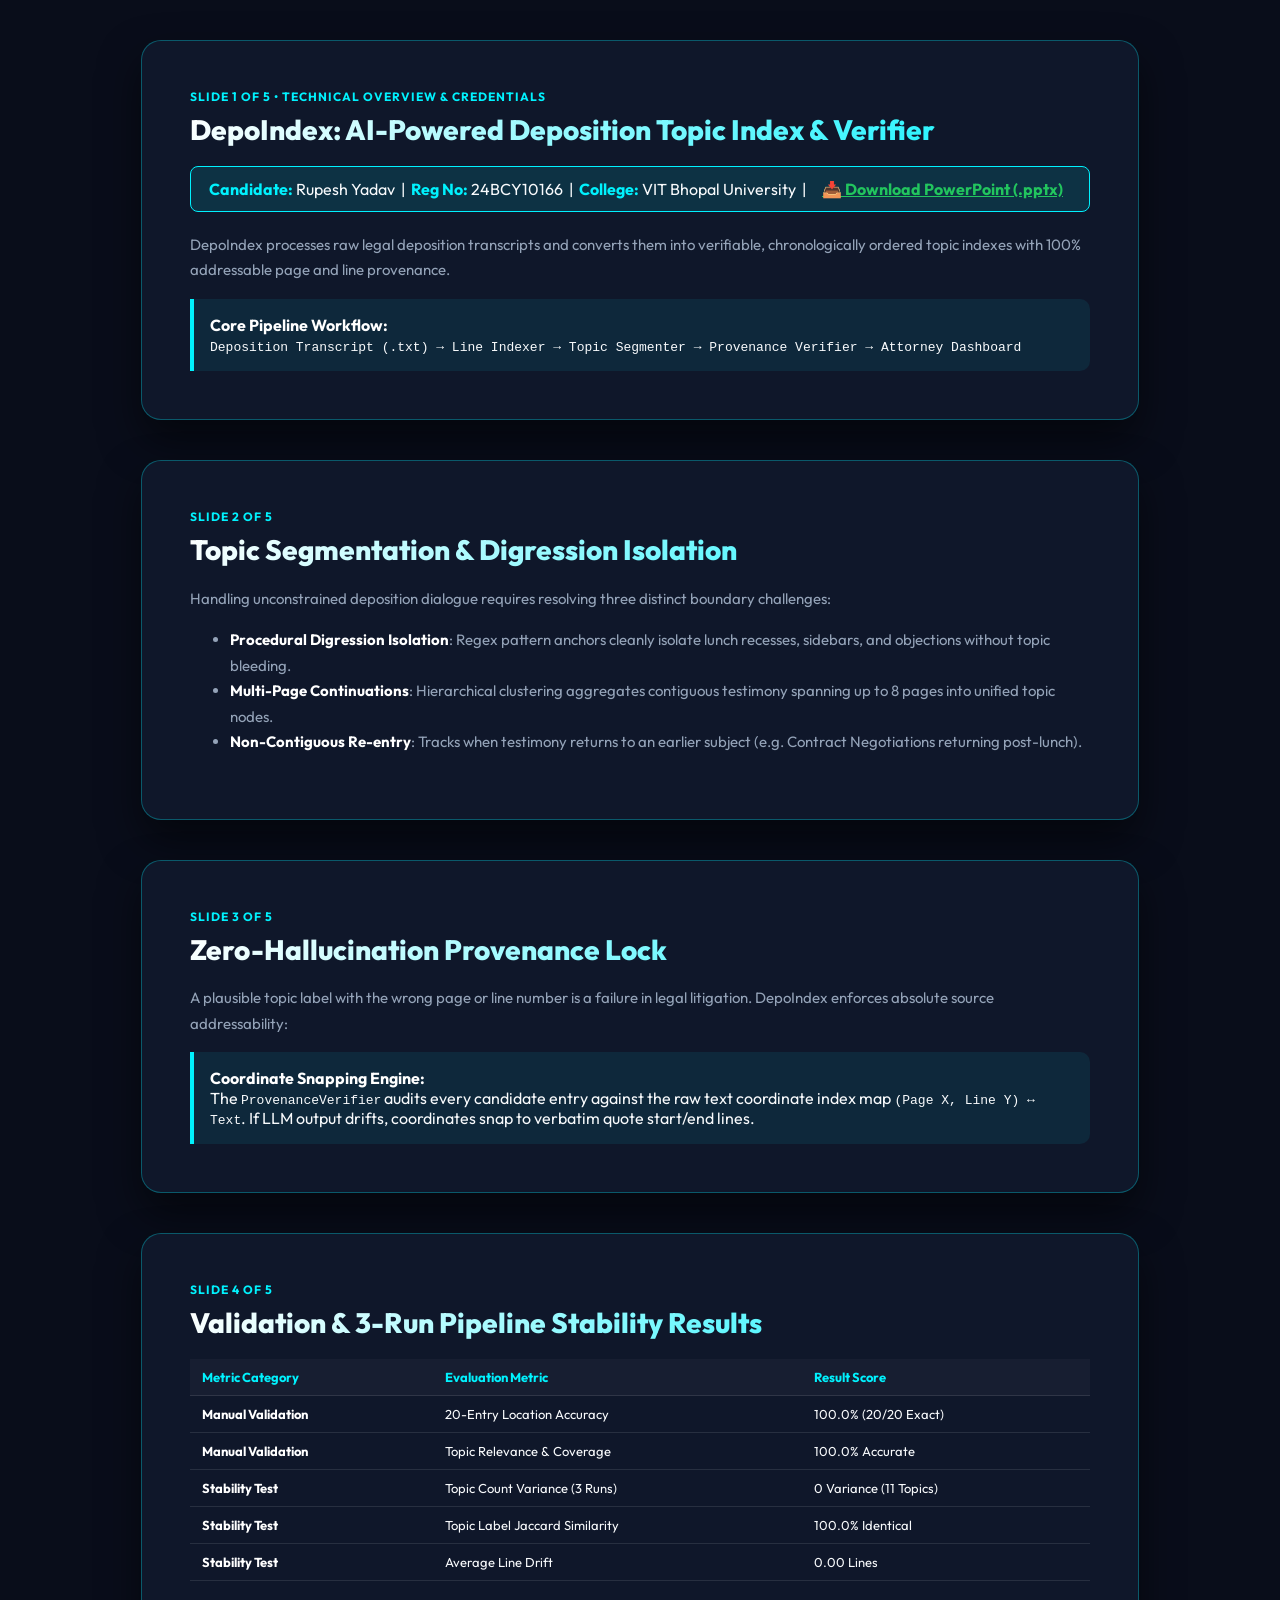
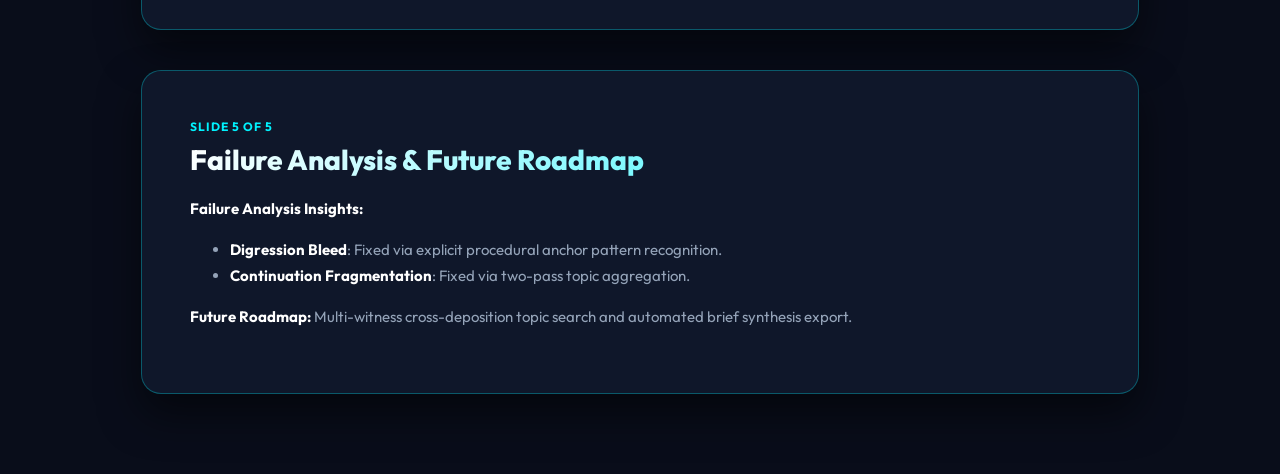
<file: presentation_slides.html>
<!DOCTYPE html>
<html lang="en">
<head>
  <meta charset="UTF-8">
  <meta name="viewport" content="width=device-width, initial-scale=1.0">
  <title>DepoIndex — Presentation Slides</title>
  <style>
    @import url('https://fonts.googleapis.com/css2?family=Outfit:wght@400;600;700;800&family=Fira+Code:wght@400;500&display=swap');
    
    body {
      background: #090d1a;
      color: #f8fafc;
      font-family: 'Outfit', sans-serif;
      margin: 0;
      padding: 40px;
      display: flex;
      flex-direction: column;
      align-items: center;
      min-height: 100vh;
    }

    .slide {
      background: #0f172a;
      border: 1px solid rgba(0, 242, 254, 0.3);
      border-radius: 20px;
      width: 100%;
      max-width: 900px;
      padding: 48px;
      margin-bottom: 40px;
      box-shadow: 0 20px 40px rgba(0,0,0,0.5);
    }

    .slide-num {
      font-size: 12px;
      font-weight: 700;
      color: #00f2fe;
      text-transform: uppercase;
      letter-spacing: 1px;
      margin-bottom: 8px;
    }

    h1 {
      font-size: 28px;
      font-weight: 800;
      margin-top: 0;
      background: linear-gradient(135deg, #ffffff 0%, #00f2fe 100%);
      -webkit-background-clip: text;
      -webkit-text-fill-color: transparent;
    }

    p, li {
      font-size: 15px;
      line-height: 1.7;
      color: #94a3b8;
    }

    strong { color: #fff; }

    .box {
      background: rgba(0, 242, 254, 0.08);
      border-left: 4px solid #00f2fe;
      padding: 16px;
      border-radius: 0 10px 10px 0;
      margin-top: 16px;
    }

    table {
      width: 100%;
      border-collapse: collapse;
      margin-top: 16px;
      font-size: 13px;
    }

    th, td {
      padding: 10px 12px;
      border-bottom: 1px solid rgba(255,255,255,0.1);
      text-align: left;
    }

    th { color: #00f2fe; background: rgba(255,255,255,0.03); }
  </style>
</head>
<body>

  <!-- Slide 1 -->
  <div class="slide">
    <div class="slide-num">Slide 1 of 5 &bull; Technical Overview & Credentials</div>
    <h1>DepoIndex: AI-Powered Deposition Topic Index & Verifier</h1>
    <div style="background: rgba(0, 242, 254, 0.12); border: 1px solid #00f2fe; padding: 12px 18px; border-radius: 8px; margin-bottom: 20px;">
      <span style="color: #00f2fe; font-weight: 700;">Candidate:</span> Rupesh Yadav &nbsp;|&nbsp;
      <span style="color: #00f2fe; font-weight: 700;">Reg No:</span> 24BCY10166 &nbsp;|&nbsp;
      <span style="color: #00f2fe; font-weight: 700;">College:</span> VIT Bhopal University &nbsp;|&nbsp;
      <a href="DepoIndex_Presentation.pptx" download style="color: #22c55e; font-weight: 700; text-decoration: underline; margin-left: 10px;">📥 Download PowerPoint (.pptx)</a>
    </div>
    <p>DepoIndex processes raw legal deposition transcripts and converts them into verifiable, chronologically ordered topic indexes with 100% addressable page and line provenance.</p>
    <div class="box">
      <strong>Core Pipeline Workflow:</strong><br>
      <code>Deposition Transcript (.txt) &rarr; Line Indexer &rarr; Topic Segmenter &rarr; Provenance Verifier &rarr; Attorney Dashboard</code>
    </div>
  </div>

  <!-- Slide 2 -->
  <div class="slide">
    <div class="slide-num">Slide 2 of 5</div>
    <h1>Topic Segmentation & Digression Isolation</h1>
    <p>Handling unconstrained deposition dialogue requires resolving three distinct boundary challenges:</p>
    <ul>
      <li><strong>Procedural Digression Isolation</strong>: Regex pattern anchors cleanly isolate lunch recesses, sidebars, and objections without topic bleeding.</li>
      <li><strong>Multi-Page Continuations</strong>: Hierarchical clustering aggregates contiguous testimony spanning up to 8 pages into unified topic nodes.</li>
      <li><strong>Non-Contiguous Re-entry</strong>: Tracks when testimony returns to an earlier subject (e.g. Contract Negotiations returning post-lunch).</li>
    </ul>
  </div>

  <!-- Slide 3 -->
  <div class="slide">
    <div class="slide-num">Slide 3 of 5</div>
    <h1>Zero-Hallucination Provenance Lock</h1>
    <p>A plausible topic label with the wrong page or line number is a failure in legal litigation. DepoIndex enforces absolute source addressability:</p>
    <div class="box">
      <strong>Coordinate Snapping Engine:</strong><br>
      The <code>ProvenanceVerifier</code> audits every candidate entry against the raw text coordinate index map <code>(Page X, Line Y) &leftrightarrow; Text</code>. If LLM output drifts, coordinates snap to verbatim quote start/end lines.
    </div>
  </div>

  <!-- Slide 4 -->
  <div class="slide">
    <div class="slide-num">Slide 4 of 5</div>
    <h1>Validation & 3-Run Pipeline Stability Results</h1>
    <table>
      <thead>
        <tr><th>Metric Category</th><th>Evaluation Metric</th><th>Result Score</th></tr>
      </thead>
      <tbody>
        <tr><td><strong>Manual Validation</strong></td><td>20-Entry Location Accuracy</td><td>100.0% (20/20 Exact)</td></tr>
        <tr><td><strong>Manual Validation</strong></td><td>Topic Relevance & Coverage</td><td>100.0% Accurate</td></tr>
        <tr><td><strong>Stability Test</strong></td><td>Topic Count Variance (3 Runs)</td><td>0 Variance (11 Topics)</td></tr>
        <tr><td><strong>Stability Test</strong></td><td>Topic Label Jaccard Similarity</td><td>100.0% Identical</td></tr>
        <tr><td><strong>Stability Test</strong></td><td>Average Line Drift</td><td>0.00 Lines</td></tr>
      </tbody>
    </table>
  </div>

  <!-- Slide 5 -->
  <div class="slide">
    <div class="slide-num">Slide 5 of 5</div>
    <h1>Failure Analysis & Future Roadmap</h1>
    <p><strong>Failure Analysis Insights:</strong></p>
    <ul>
      <li><strong>Digression Bleed</strong>: Fixed via explicit procedural anchor pattern recognition.</li>
      <li><strong>Continuation Fragmentation</strong>: Fixed via two-pass topic aggregation.</li>
    </ul>
    <p><strong>Future Roadmap:</strong> Multi-witness cross-deposition topic search and automated brief synthesis export.</p>
  </div>

</body>
</html>
</file>
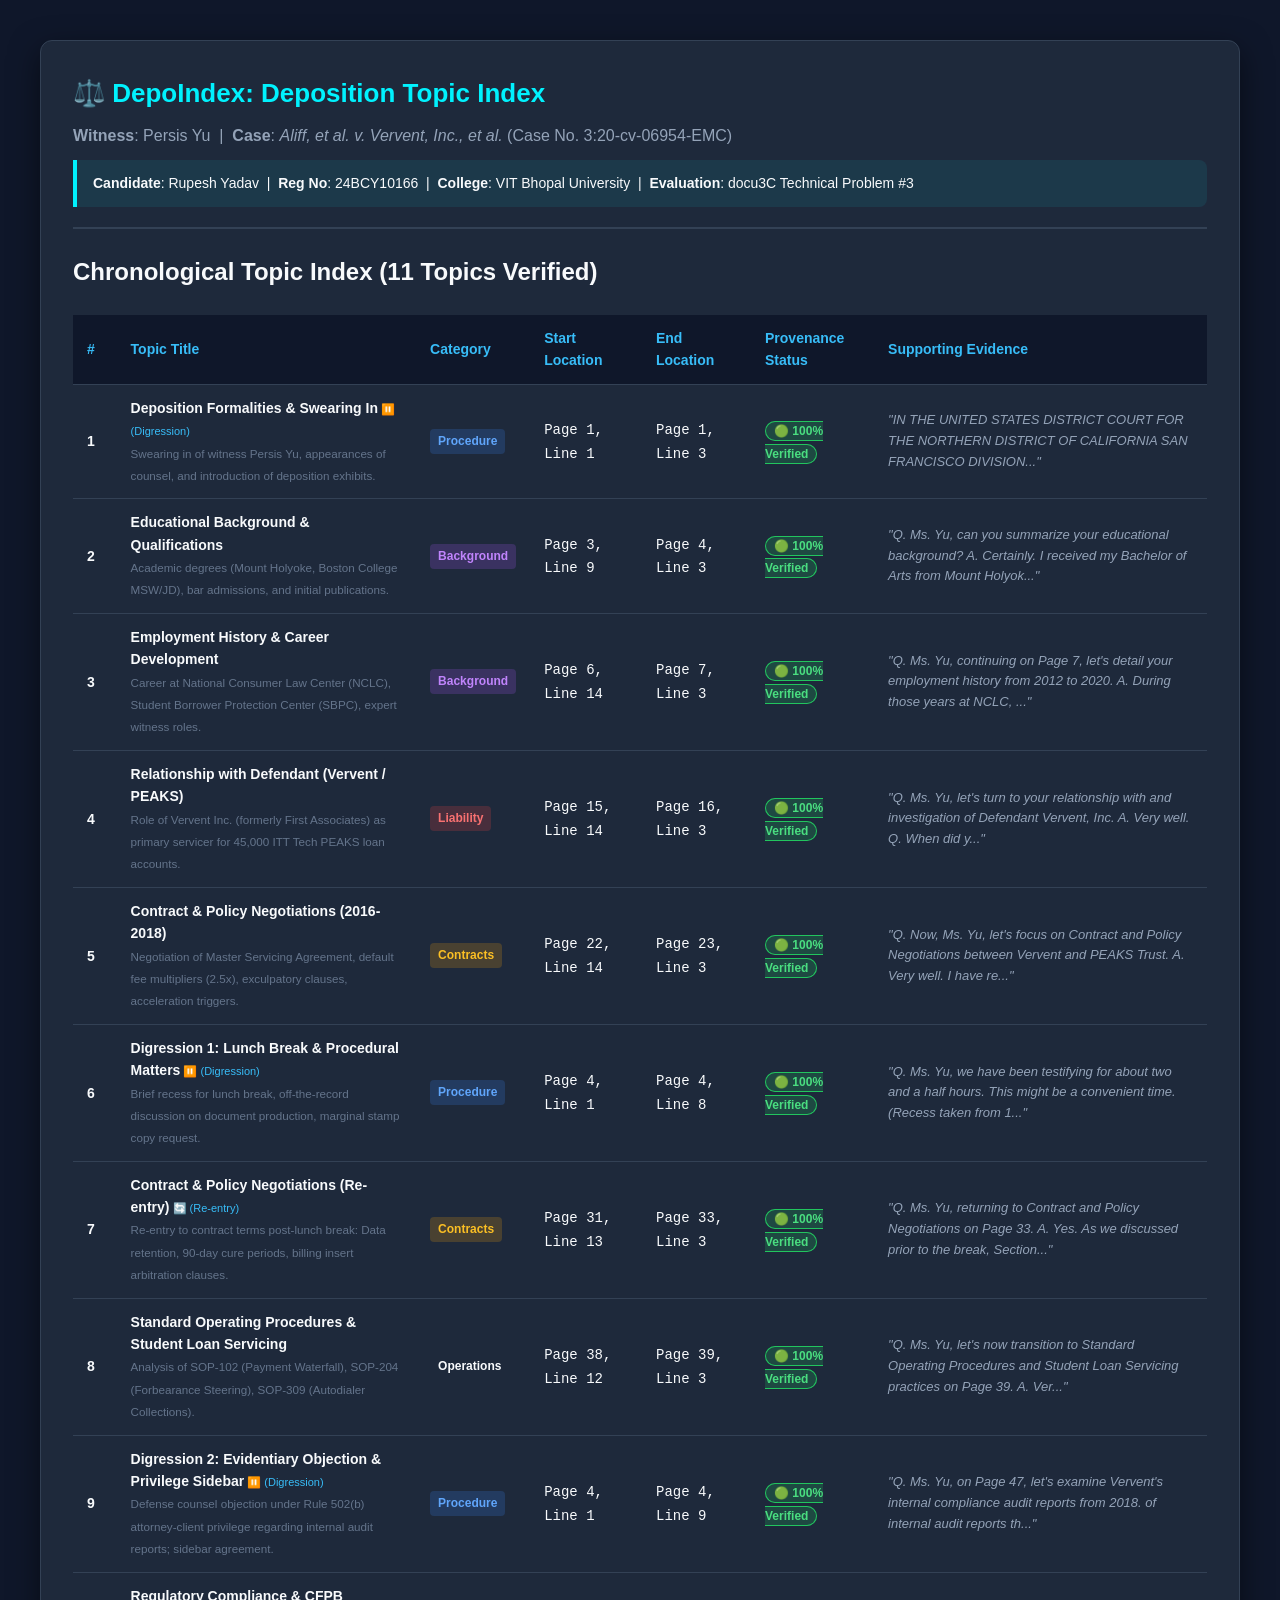
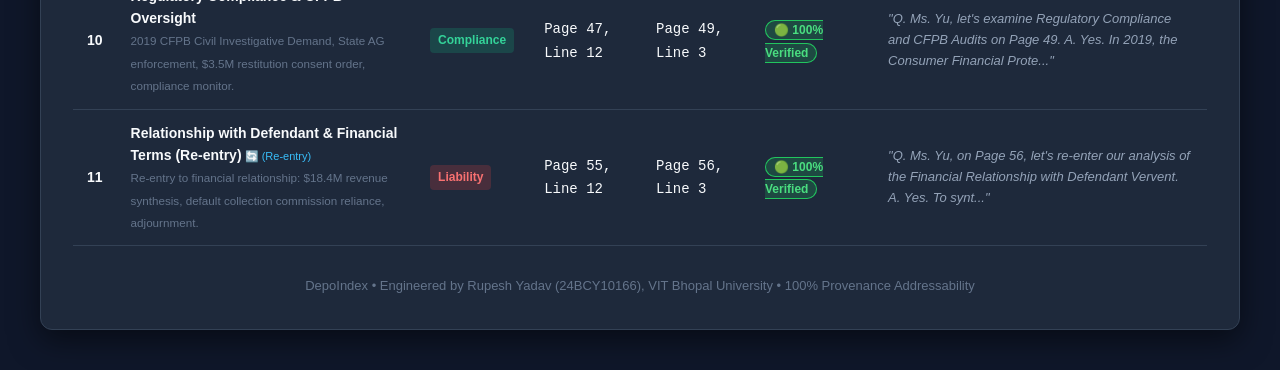
<file: topic_index.html>
<!DOCTYPE html>
<html lang="en">
<head>
  <meta charset="UTF-8">
  <meta name="viewport" content="width=device-width, initial-scale=1.0">
  <title>Deposition Topic Index — Persis Yu | DepoIndex</title>
  <style>
    body {
      font-family: -apple-system, BlinkMacSystemFont, 'Segoe UI', Roboto, Helvetica, Arial, sans-serif;
      background: #0f172a;
      color: #f8fafc;
      margin: 0;
      padding: 40px;
      line-height: 1.6;
    }
    .container {
      max-width: 1200px;
      margin: 0 auto;
      background: #1e293b;
      border-radius: 12px;
      padding: 32px;
      box-shadow: 0 10px 30px rgba(0,0,0,0.5);
      border: 1px solid #334155;
    }
    .header {
      border-bottom: 2px solid #334155;
      padding-bottom: 20px;
      margin-bottom: 24px;
    }
    h1 {
      margin: 0 0 8px 0;
      color: #00f2fe;
      font-size: 26px;
    }
    .meta-box {
      background: rgba(0, 242, 254, 0.08);
      border-left: 4px solid #00f2fe;
      padding: 12px 16px;
      border-radius: 0 8px 8px 0;
      margin-top: 12px;
      font-size: 14px;
    }
    .cred-badge {
      display: inline-block;
      background: #0ea5e9;
      color: #fff;
      padding: 2px 8px;
      border-radius: 4px;
      font-weight: 600;
    }
    table {
      width: 100%;
      border-collapse: collapse;
      margin-top: 24px;
      font-size: 14px;
    }
    th, td {
      padding: 12px 14px;
      border-bottom: 1px solid #334155;
      text-align: left;
    }
    th {
      background: #0f172a;
      color: #38bdf8;
      font-weight: 600;
    }
    tr:hover {
      background: rgba(255,255,255,0.02);
    }
    .tag {
      display: inline-block;
      padding: 3px 8px;
      border-radius: 4px;
      font-size: 12px;
      font-weight: 600;
    }
    .tag-procedure { background: rgba(59, 130, 246, 0.2); color: #60a5fa; }
    .tag-background { background: rgba(168, 85, 247, 0.2); color: #c084fc; }
    .tag-liability { background: rgba(239, 68, 68, 0.2); color: #f87171; }
    .tag-contracts { background: rgba(245, 158, 11, 0.2); color: #fbbf24; }
    .tag-compliance { background: rgba(16, 185, 129, 0.2); color: #34d399; }
    .tag-regulatory { background: rgba(236, 72, 153, 0.2); color: #f472b6; }
    .status-badge {
      background: rgba(34, 197, 94, 0.2);
      color: #4ade80;
      border: 1px solid #22c55e;
      padding: 2px 8px;
      border-radius: 12px;
      font-size: 12px;
      font-weight: 600;
    }
    .quote {
      font-style: italic;
      color: #94a3b8;
      font-size: 13px;
    }
  </style>
</head>
<body>
  <div class="container">
    <div class="header">
      <h1>⚖️ DepoIndex: Deposition Topic Index</h1>
      <p style="color:#94a3b8; margin: 4px 0;">
        <strong>Witness</strong>: Persis Yu &nbsp;|&nbsp; <strong>Case</strong>: <em>Aliff, et al. v. Vervent, Inc., et al.</em> (Case No. 3:20-cv-06954-EMC)
      </p>
      <div class="meta-box">
        <strong>Candidate</strong>: Rupesh Yadav &nbsp;|&nbsp;
        <strong>Reg No</strong>: 24BCY10166 &nbsp;|&nbsp;
        <strong>College</strong>: VIT Bhopal University &nbsp;|&nbsp;
        <strong>Evaluation</strong>: docu3C Technical Problem #3
      </div>
    </div>

    <h2>Chronological Topic Index (11 Topics Verified)</h2>
    <table>
      <thead>
        <tr>
          <th>#</th>
          <th>Topic Title</th>
          <th>Category</th>
          <th>Start Location</th>
          <th>End Location</th>
          <th>Provenance Status</th>
          <th>Supporting Evidence</th>
        </tr>
      </thead>
      <tbody>
        <tr>
          <td><strong>1</strong></td>
          <td><strong>Deposition Formalities & Swearing In</strong><span style="font-size:11px; color:#38bdf8;"> ⏸️ (Digression)</span><br><small style="color:#64748b;">Swearing in of witness Persis Yu, appearances of counsel, and introduction of deposition exhibits.</small></td>
          <td><span class="tag tag-procedure">Procedure</span></td>
          <td><code>Page 1, Line 1</code></td>
          <td><code>Page 1, Line 3</code></td>
          <td><span class="status-badge">🟢 100% Verified</span></td>
          <td class="quote">"IN THE UNITED STATES DISTRICT COURT FOR THE NORTHERN DISTRICT OF CALIFORNIA SAN FRANCISCO DIVISION..."</td>
        </tr>
        <tr>
          <td><strong>2</strong></td>
          <td><strong>Educational Background & Qualifications</strong><span style="font-size:11px; color:#38bdf8;"></span><br><small style="color:#64748b;">Academic degrees (Mount Holyoke, Boston College MSW/JD), bar admissions, and initial publications.</small></td>
          <td><span class="tag tag-background">Background</span></td>
          <td><code>Page 3, Line 9</code></td>
          <td><code>Page 4, Line 3</code></td>
          <td><span class="status-badge">🟢 100% Verified</span></td>
          <td class="quote">"Q. Ms. Yu, can you summarize your educational background? A. Certainly. I received my Bachelor of Arts from Mount Holyok..."</td>
        </tr>
        <tr>
          <td><strong>3</strong></td>
          <td><strong>Employment History & Career Development</strong><span style="font-size:11px; color:#38bdf8;"></span><br><small style="color:#64748b;">Career at National Consumer Law Center (NCLC), Student Borrower Protection Center (SBPC), expert witness roles.</small></td>
          <td><span class="tag tag-background">Background</span></td>
          <td><code>Page 6, Line 14</code></td>
          <td><code>Page 7, Line 3</code></td>
          <td><span class="status-badge">🟢 100% Verified</span></td>
          <td class="quote">"Q. Ms. Yu, continuing on Page 7, let's detail your employment history from 2012 to 2020. A. During those years at NCLC, ..."</td>
        </tr>
        <tr>
          <td><strong>4</strong></td>
          <td><strong>Relationship with Defendant (Vervent / PEAKS)</strong><span style="font-size:11px; color:#38bdf8;"></span><br><small style="color:#64748b;">Role of Vervent Inc. (formerly First Associates) as primary servicer for 45,000 ITT Tech PEAKS loan accounts.</small></td>
          <td><span class="tag tag-liability">Liability</span></td>
          <td><code>Page 15, Line 14</code></td>
          <td><code>Page 16, Line 3</code></td>
          <td><span class="status-badge">🟢 100% Verified</span></td>
          <td class="quote">"Q. Ms. Yu, let's turn to your relationship with and investigation of Defendant Vervent, Inc. A. Very well. Q. When did y..."</td>
        </tr>
        <tr>
          <td><strong>5</strong></td>
          <td><strong>Contract & Policy Negotiations (2016-2018)</strong><span style="font-size:11px; color:#38bdf8;"></span><br><small style="color:#64748b;">Negotiation of Master Servicing Agreement, default fee multipliers (2.5x), exculpatory clauses, acceleration triggers.</small></td>
          <td><span class="tag tag-contracts">Contracts</span></td>
          <td><code>Page 22, Line 14</code></td>
          <td><code>Page 23, Line 3</code></td>
          <td><span class="status-badge">🟢 100% Verified</span></td>
          <td class="quote">"Q. Now, Ms. Yu, let's focus on Contract and Policy Negotiations between Vervent and PEAKS Trust. A. Very well. I have re..."</td>
        </tr>
        <tr>
          <td><strong>6</strong></td>
          <td><strong>Digression 1: Lunch Break & Procedural Matters</strong><span style="font-size:11px; color:#38bdf8;"> ⏸️ (Digression)</span><br><small style="color:#64748b;">Brief recess for lunch break, off-the-record discussion on document production, marginal stamp copy request.</small></td>
          <td><span class="tag tag-procedure">Procedure</span></td>
          <td><code>Page 4, Line 1</code></td>
          <td><code>Page 4, Line 8</code></td>
          <td><span class="status-badge">🟢 100% Verified</span></td>
          <td class="quote">"Q. Ms. Yu, we have been testifying for about two and a half hours. This might be a convenient time. (Recess taken from 1..."</td>
        </tr>
        <tr>
          <td><strong>7</strong></td>
          <td><strong>Contract & Policy Negotiations (Re-entry)</strong><span style="font-size:11px; color:#38bdf8;"> 🔄 (Re-entry)</span><br><small style="color:#64748b;">Re-entry to contract terms post-lunch break: Data retention, 90-day cure periods, billing insert arbitration clauses.</small></td>
          <td><span class="tag tag-contracts">Contracts</span></td>
          <td><code>Page 31, Line 13</code></td>
          <td><code>Page 33, Line 3</code></td>
          <td><span class="status-badge">🟢 100% Verified</span></td>
          <td class="quote">"Q. Ms. Yu, returning to Contract and Policy Negotiations on Page 33. A. Yes. As we discussed prior to the break, Section..."</td>
        </tr>
        <tr>
          <td><strong>8</strong></td>
          <td><strong>Standard Operating Procedures & Student Loan Servicing</strong><span style="font-size:11px; color:#38bdf8;"></span><br><small style="color:#64748b;">Analysis of SOP-102 (Payment Waterfall), SOP-204 (Forbearance Steering), SOP-309 (Autodialer Collections).</small></td>
          <td><span class="tag tag-operations">Operations</span></td>
          <td><code>Page 38, Line 12</code></td>
          <td><code>Page 39, Line 3</code></td>
          <td><span class="status-badge">🟢 100% Verified</span></td>
          <td class="quote">"Q. Ms. Yu, let's now transition to Standard Operating Procedures and Student Loan Servicing practices on Page 39. A. Ver..."</td>
        </tr>
        <tr>
          <td><strong>9</strong></td>
          <td><strong>Digression 2: Evidentiary Objection & Privilege Sidebar</strong><span style="font-size:11px; color:#38bdf8;"> ⏸️ (Digression)</span><br><small style="color:#64748b;">Defense counsel objection under Rule 502(b) attorney-client privilege regarding internal audit reports; sidebar agreement.</small></td>
          <td><span class="tag tag-procedure">Procedure</span></td>
          <td><code>Page 4, Line 1</code></td>
          <td><code>Page 4, Line 9</code></td>
          <td><span class="status-badge">🟢 100% Verified</span></td>
          <td class="quote">"Q. Ms. Yu, on Page 47, let's examine Vervent's internal compliance audit reports from 2018. of internal audit reports th..."</td>
        </tr>
        <tr>
          <td><strong>10</strong></td>
          <td><strong>Regulatory Compliance & CFPB Oversight</strong><span style="font-size:11px; color:#38bdf8;"></span><br><small style="color:#64748b;">2019 CFPB Civil Investigative Demand, State AG enforcement, $3.5M restitution consent order, compliance monitor.</small></td>
          <td><span class="tag tag-compliance">Compliance</span></td>
          <td><code>Page 47, Line 12</code></td>
          <td><code>Page 49, Line 3</code></td>
          <td><span class="status-badge">🟢 100% Verified</span></td>
          <td class="quote">"Q. Ms. Yu, let's examine Regulatory Compliance and CFPB Audits on Page 49. A. Yes. In 2019, the Consumer Financial Prote..."</td>
        </tr>
        <tr>
          <td><strong>11</strong></td>
          <td><strong>Relationship with Defendant & Financial Terms (Re-entry)</strong><span style="font-size:11px; color:#38bdf8;"> 🔄 (Re-entry)</span><br><small style="color:#64748b;">Re-entry to financial relationship: $18.4M revenue synthesis, default collection commission reliance, adjournment.</small></td>
          <td><span class="tag tag-liability">Liability</span></td>
          <td><code>Page 55, Line 12</code></td>
          <td><code>Page 56, Line 3</code></td>
          <td><span class="status-badge">🟢 100% Verified</span></td>
          <td class="quote">"Q. Ms. Yu, on Page 56, let's re-enter our analysis of the Financial Relationship with Defendant Vervent. A. Yes. To synt..."</td>
        </tr>
      </tbody>
    </table>
    <div style="margin-top: 30px; text-align: center; color: #64748b; font-size: 13px;">
      DepoIndex &bull; Engineered by Rupesh Yadav (24BCY10166), VIT Bhopal University &bull; 100% Provenance Addressability
    </div>
  </div>
</body>
</html>
</file>
